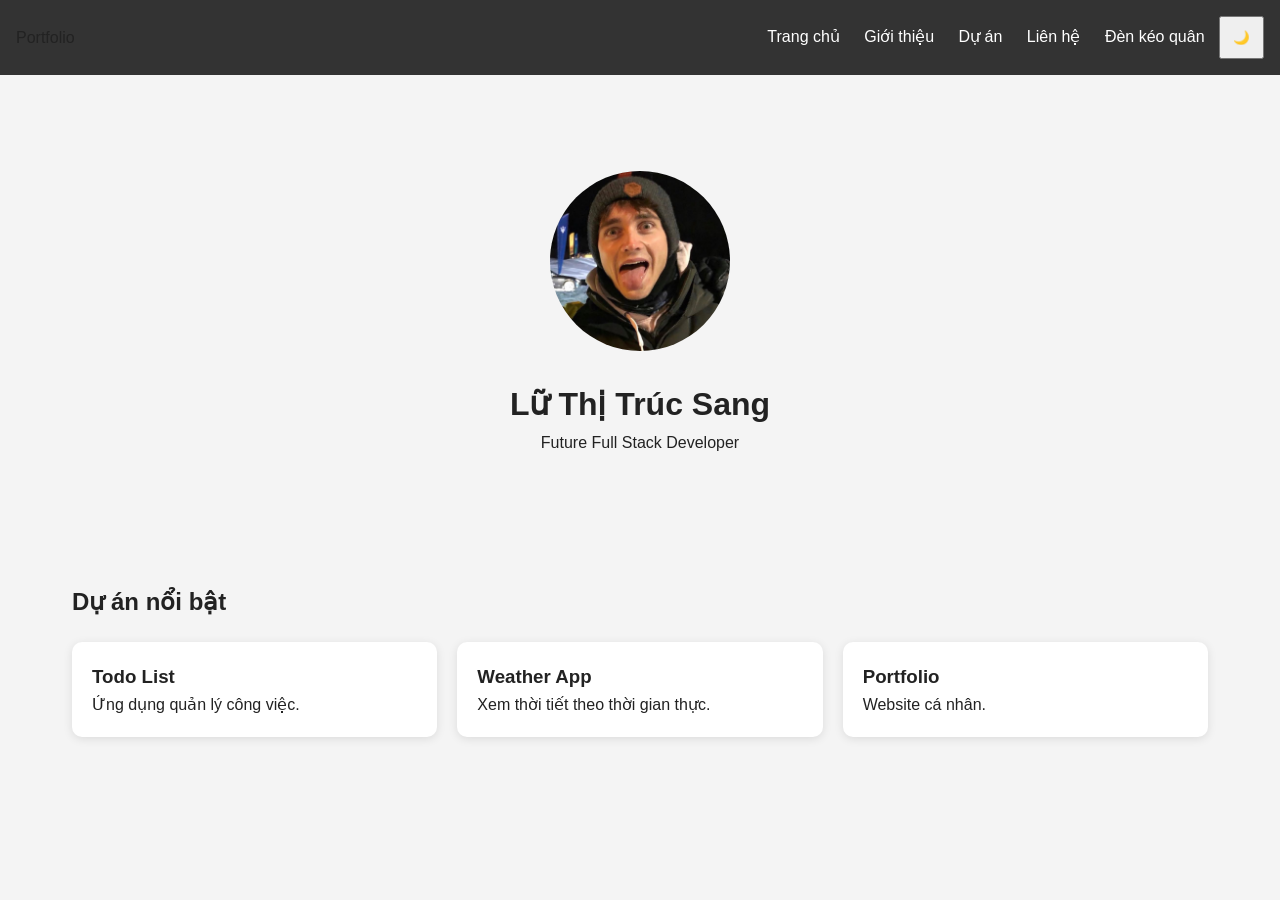
<file: index.html>
<!DOCTYPE html>
<html lang="vi">
<head>
<meta charset="UTF-8">
<meta name="viewport" content="width=device-width, initial-scale=1.0">
<title>Lữ Thị Trúc Sang - Portfolio</title>
<link rel="stylesheet" href="style.css">
</head>
<body>

<nav>
<div class="logo">Portfolio</div>

<div>
<a href="index.html">Trang chủ</a>
<a href="about.html">Giới thiệu</a>
<a href="projects.html">Dự án</a>
<a href="contact.html">Liên hệ</a>
<a href="denkeoquan.html">Đèn kéo quân</a>
<button id="darkModeBtn">🌙</button>
</div>
</nav>

<header class="hidden">
<img src="avatar.jpg" alt="Avatar" class="avatar">

<h1>Lữ Thị Trúc Sang</h1>

<p>Future Full Stack Developer</p>
</header>

<section class="hidden">
<h2>Dự án nổi bật</h2>

<div class="project-grid">

<div class="project-card">
<h3>Todo List</h3>
<p>Ứng dụng quản lý công việc.</p>
</div>

<div class="project-card">
<h3>Weather App</h3>
<p>Xem thời tiết theo thời gian thực.</p>
</div>

<div class="project-card">
<h3>Portfolio</h3>
<p>Website cá nhân.</p>
</div>

</div>

</section>

<script src="script.js"></script>
</body>
</html>
</file>
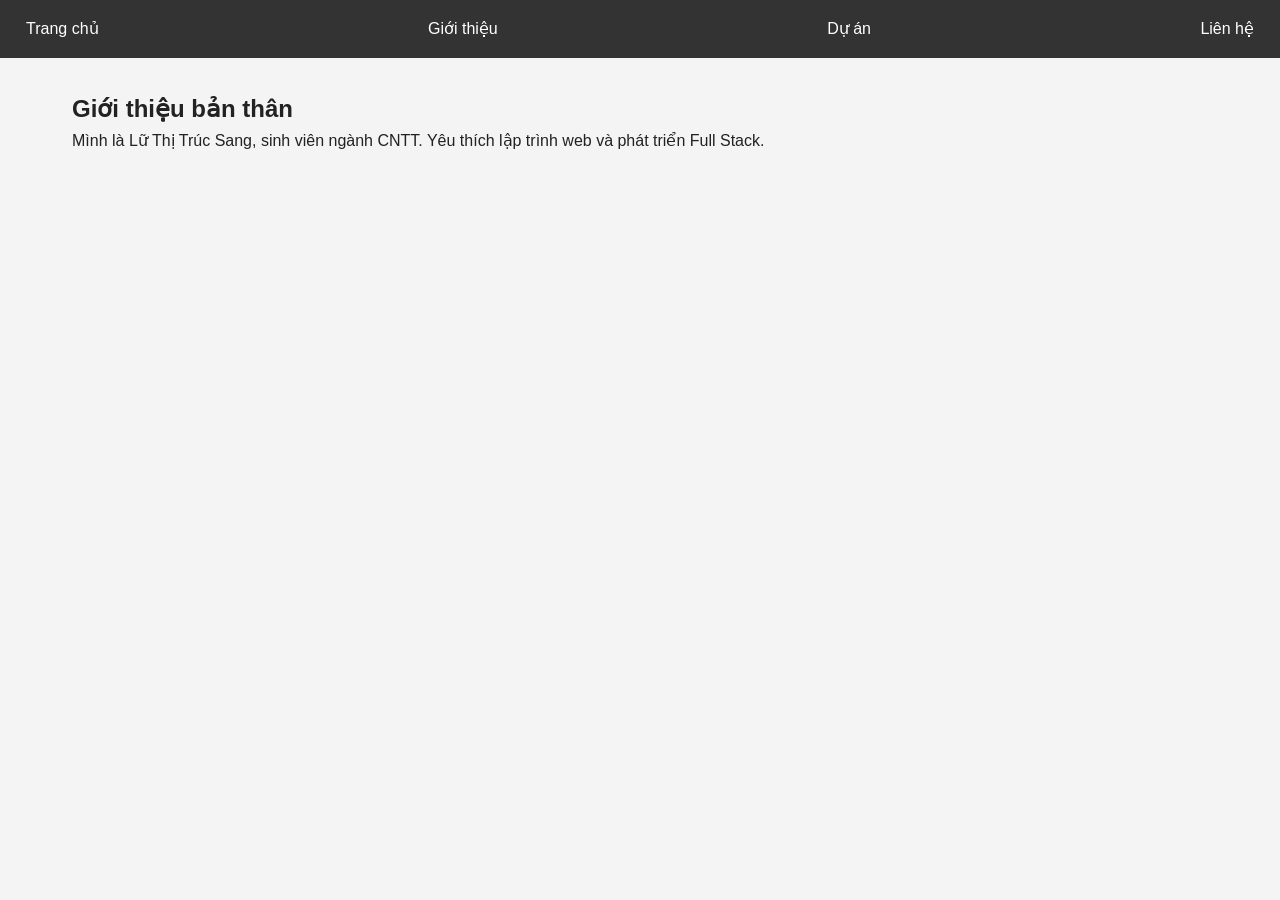
<file: about.html>
<!DOCTYPE html>
<html lang="vi">
<head>
<meta charset="UTF-8">
<meta name="viewport" content="width=device-width, initial-scale=1.0">
<title>Giới thiệu</title>
<link rel="stylesheet" href="style.css">
</head>
<body>

<nav>
<a href="index.html">Trang chủ</a>
<a href="about.html">Giới thiệu</a>
<a href="projects.html">Dự án</a>
<a href="contact.html">Liên hệ</a>
</nav>

<section class="hidden">
<h1>Giới thiệu bản thân</h1>

<p>
Mình là Lữ Thị Trúc Sang, sinh viên ngành CNTT.
Yêu thích lập trình web và phát triển Full Stack.
</p>
</section>

<script src="script.js"></script>
</body>
</html>
</file>
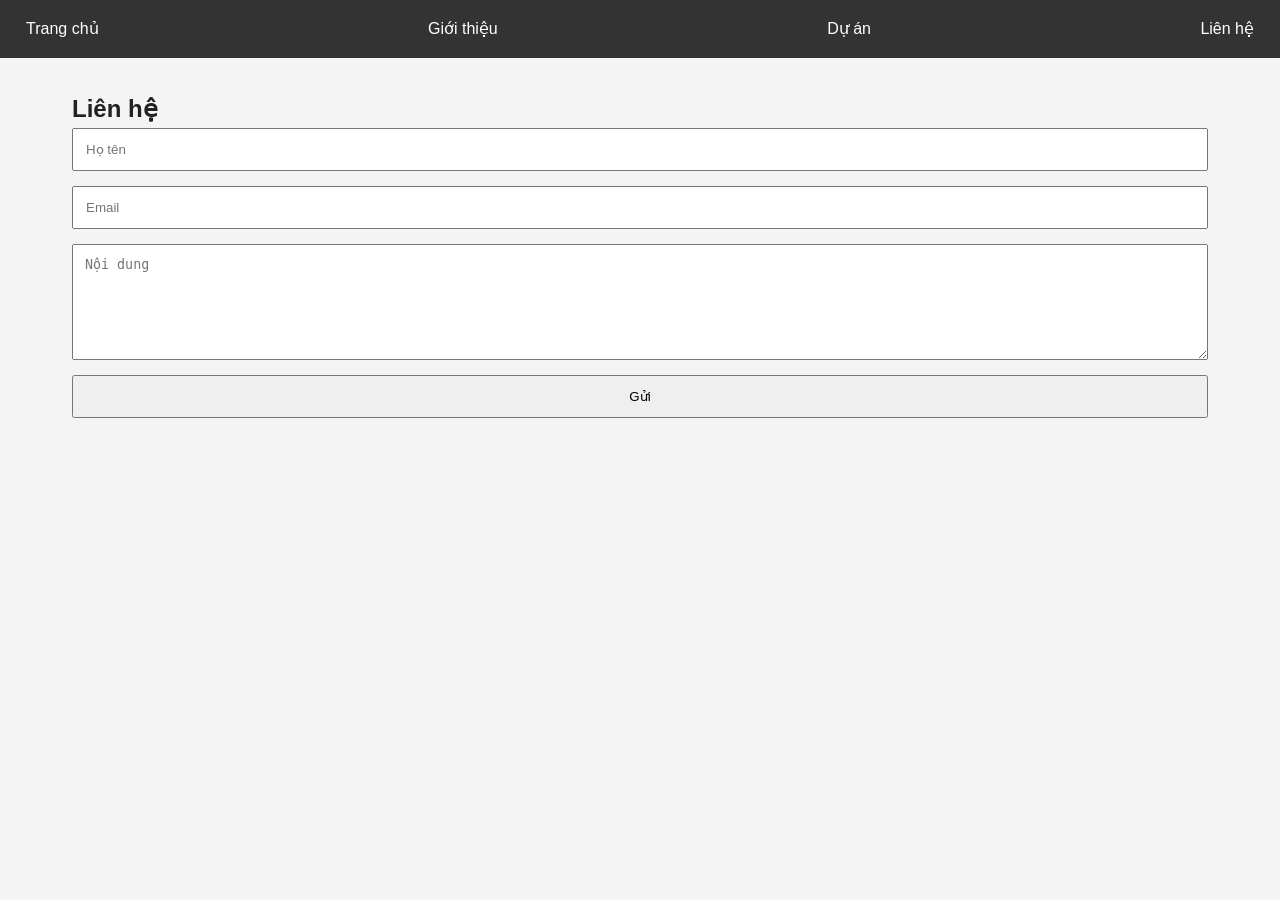
<file: contact.html>
<!DOCTYPE html>
<html lang="vi">
<head>
<meta charset="UTF-8">
<meta name="viewport" content="width=device-width, initial-scale=1.0">
<title>Liên hệ</title>
<link rel="stylesheet" href="style.css">
</head>
<body>

<nav>
<a href="index.html">Trang chủ</a>
<a href="about.html">Giới thiệu</a>
<a href="projects.html">Dự án</a>
<a href="contact.html">Liên hệ</a>
</nav>

<section class="hidden">

<h1>Liên hệ</h1>

<form action="https://formspree.io/f/mrevvpen" method="POST">

<input type="text" name="name" placeholder="Họ tên" required>

<input type="email" name="email" placeholder="Email" required>

<textarea name="message" rows="6" placeholder="Nội dung"></textarea>

<button type="submit">
Gửi
</button>

</form>

</section>

<script src="script.js"></script>
</body>
</html>
</file>
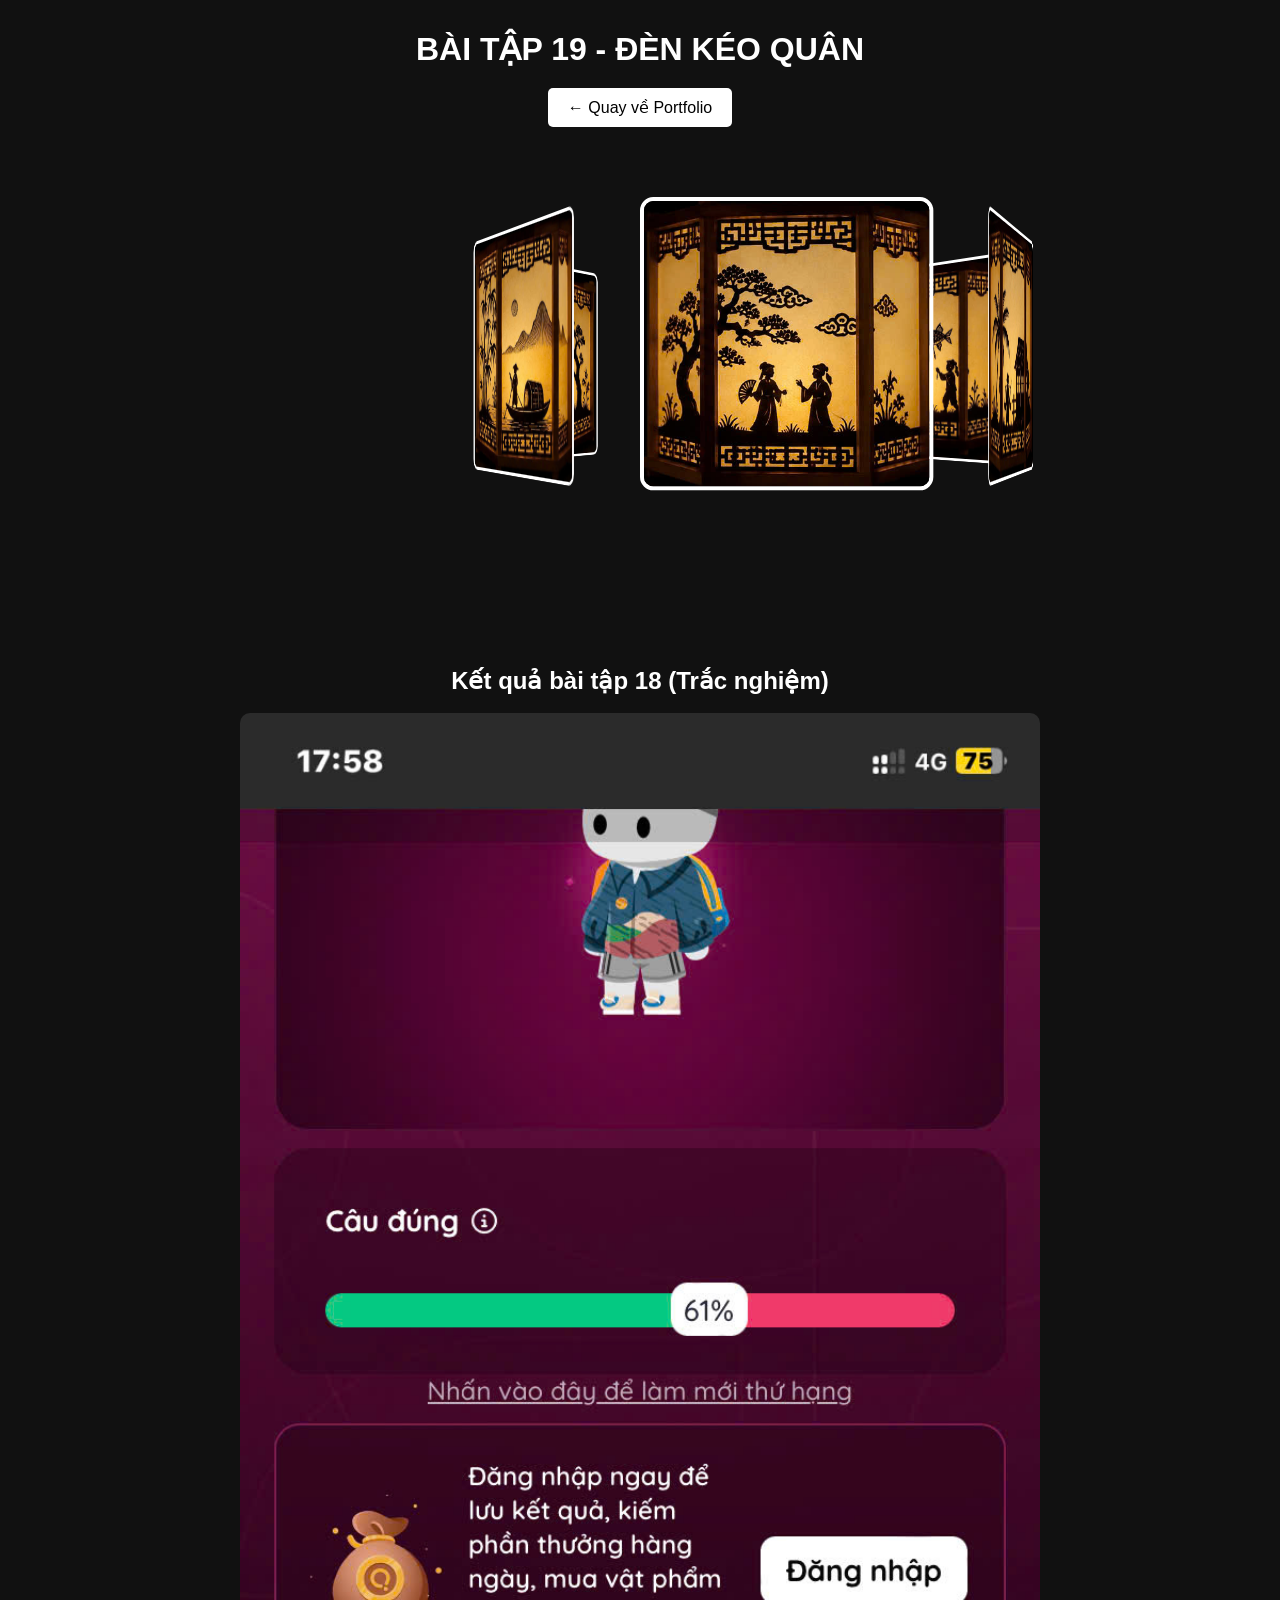
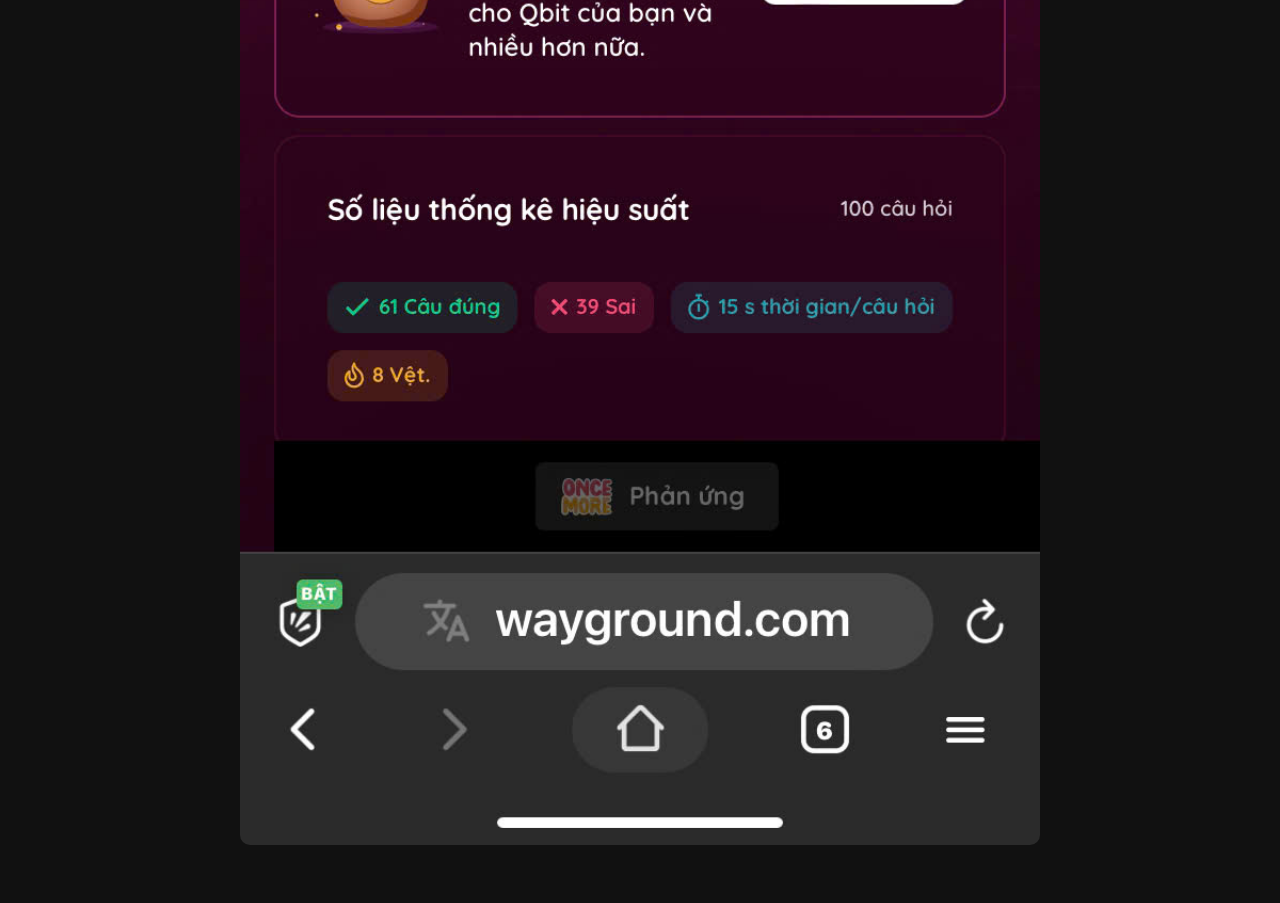
<file: denkeoquan.html>
<!DOCTYPE html>
<html lang="vi">
<head>
<meta charset="UTF-8">
<meta name="viewport" content="width=device-width, initial-scale=1.0">
<title>Đèn Kéo Quân</title>

<style>
*{
    margin:0;
    padding:0;
    box-sizing:border-box;
}

body{
    background:#111;
    color:white;
    font-family:Arial,sans-serif;
    text-align:center;
}

h1{
    margin-top:30px;
}

.container{
    width:300px;
    height:300px;
    margin:120px auto;
    perspective:1000px;
}

.carousel{
    width:100%;
    height:100%;
    position:relative;
    transform-style:preserve-3d;
    animation:rotate 12s linear infinite;
}

.carousel:hover{
    animation-play-state:paused;
}

.carousel img{
    position:absolute;
    width:220px;
    height:220px;
    object-fit:cover;
    border-radius:10px;
    border:3px solid white;
}

@keyframes rotate{
    from{
        transform:rotateY(0deg);
    }
    to{
        transform:rotateY(360deg);
    }
}

.back{
    display:inline-block;
    margin-top:20px;
    padding:10px 20px;
    background:white;
    color:black;
    text-decoration:none;
    border-radius:5px;
}

.result{
    margin-top:100px;
}

.result img{
    width:80%;
    max-width:800px;
    border-radius:10px;
}
</style>
</head>

<body>

<h1>BÀI TẬP 19 - ĐÈN KÉO QUÂN</h1>

<a class="back" href="index.html">← Quay về Portfolio</a>

<div class="container">
    <div class="carousel">

        <img src="h1.jpg"
        style="transform:rotateY(0deg) translateZ(250px);">

        <img src="h2.jpg"
        style="transform:rotateY(60deg) translateZ(250px);">

        <img src="h3.jpg"
        style="transform:rotateY(120deg) translateZ(250px);">

        <img src="h4.jpg"
        style="transform:rotateY(180deg) translateZ(250px);">

        <img src="h5.jpg"
        style="transform:rotateY(240deg) translateZ(250px);">

        <img src="h6.jpg"
        style="transform:rotateY(300deg) translateZ(250px);">

    </div>
</div>

<div class="result">
    <h2>Kết quả bài tập 18 (Trắc nghiệm)</h2>
    <br>
    <img src="tracnghiem.jpg" alt="Bài tập 18">
</div>

<br><br><br>

</body>
</html>
</file>
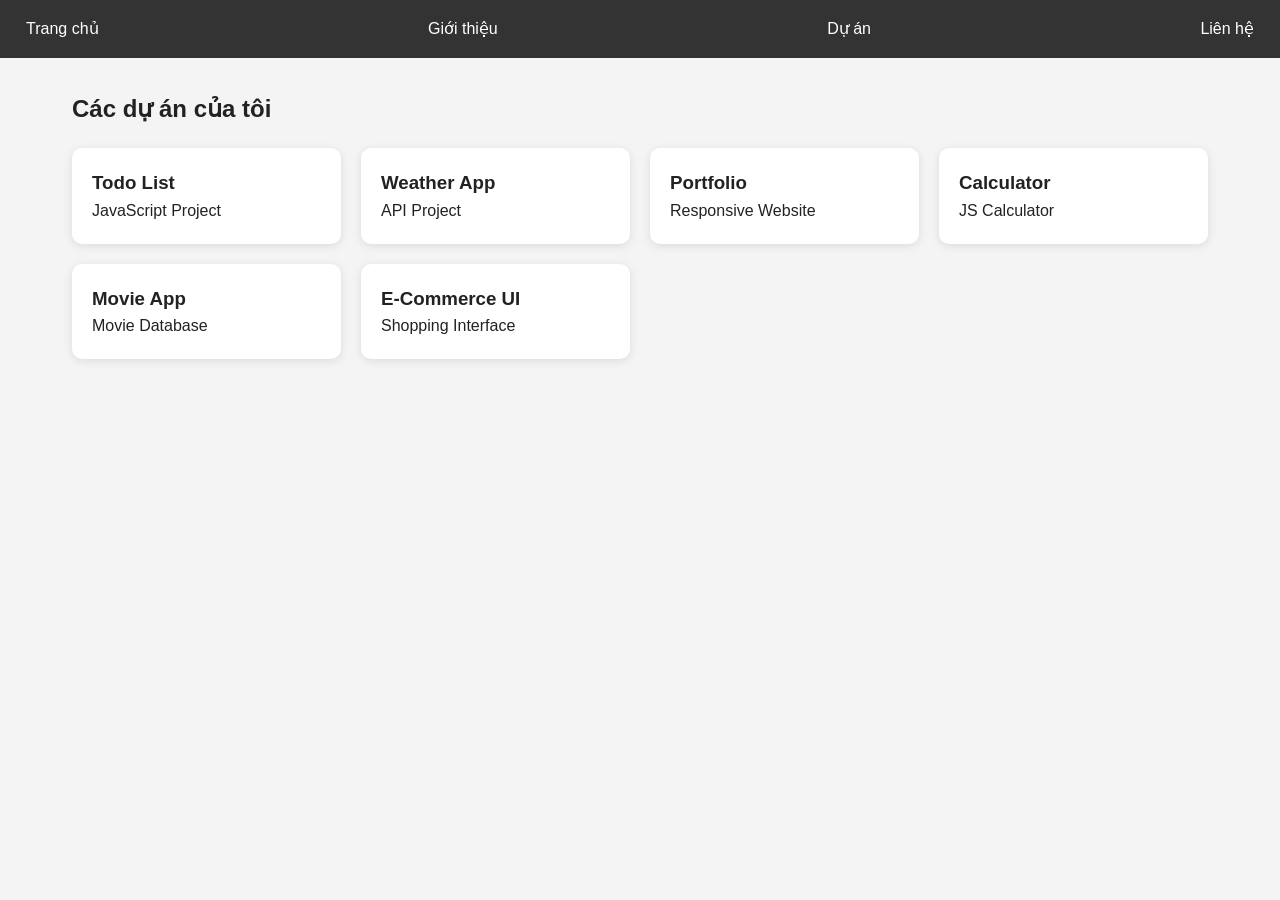
<file: projects.html>
<!DOCTYPE html>
<html lang="vi">
<head>
<meta charset="UTF-8">
<meta name="viewport" content="width=device-width, initial-scale=1.0">
<title>Dự án</title>
<link rel="stylesheet" href="style.css">
</head>
<body>

<nav>
<a href="index.html">Trang chủ</a>
<a href="about.html">Giới thiệu</a>
<a href="projects.html">Dự án</a>
<a href="contact.html">Liên hệ</a>
</nav>

<section>

<h1 class="hidden">Các dự án của tôi</h1>

<div class="project-grid">

<div class="project-card hidden">
<h3>Todo List</h3>
<p>JavaScript Project</p>
</div>

<div class="project-card hidden">
<h3>Weather App</h3>
<p>API Project</p>
</div>

<div class="project-card hidden">
<h3>Portfolio</h3>
<p>Responsive Website</p>
</div>

<div class="project-card hidden">
<h3>Calculator</h3>
<p>JS Calculator</p>
</div>

<div class="project-card hidden">
<h3>Movie App</h3>
<p>Movie Database</p>
</div>

<div class="project-card hidden">
<h3>E-Commerce UI</h3>
<p>Shopping Interface</p>
</div>

</div>

</section>

<script src="script.js"></script>
</body>
</html>
</file>
<file: style.css>
*{
margin:0;
padding:0;
box-sizing:border-box;
}

body{
font-family:Segoe UI,sans-serif;
background:#f4f4f4;
color:#222;
line-height:1.6;
transition:0.3s;
}

nav{
display:flex;
justify-content:space-between;
align-items:center;
padding:1rem;
background:#333;
}

nav a{
color:white;
text-decoration:none;
margin:0 10px;
}

header{
text-align:center;
padding:4rem 1rem;
}

.avatar{
width:180px;
height:180px;
border-radius:50%;
object-fit:cover;
margin-bottom:20px;
}

section{
padding:2rem;
max-width:1200px;
margin:auto;
}

.project-grid{
display:grid;
grid-template-columns:repeat(auto-fit,minmax(250px,1fr));
gap:20px;
margin-top:20px;
}

.project-card{
background:white;
padding:20px;
border-radius:10px;
box-shadow:0 2px 10px rgba(0,0,0,.1);
}

form{
display:flex;
flex-direction:column;
gap:15px;
}

input,
textarea{
padding:12px;
}

button{
padding:12px;
cursor:pointer;
}

.hidden{
opacity:0;
transform:translateY(40px);
transition:all .8s ease;
}

.show{
opacity:1;
transform:translateY(0);
}

.dark{
background:#111;
color:white;
}

.dark .project-card{
background:#222;
color:white;
}

@media(min-width:768px){

header{
padding:6rem;
}

}
</file>
